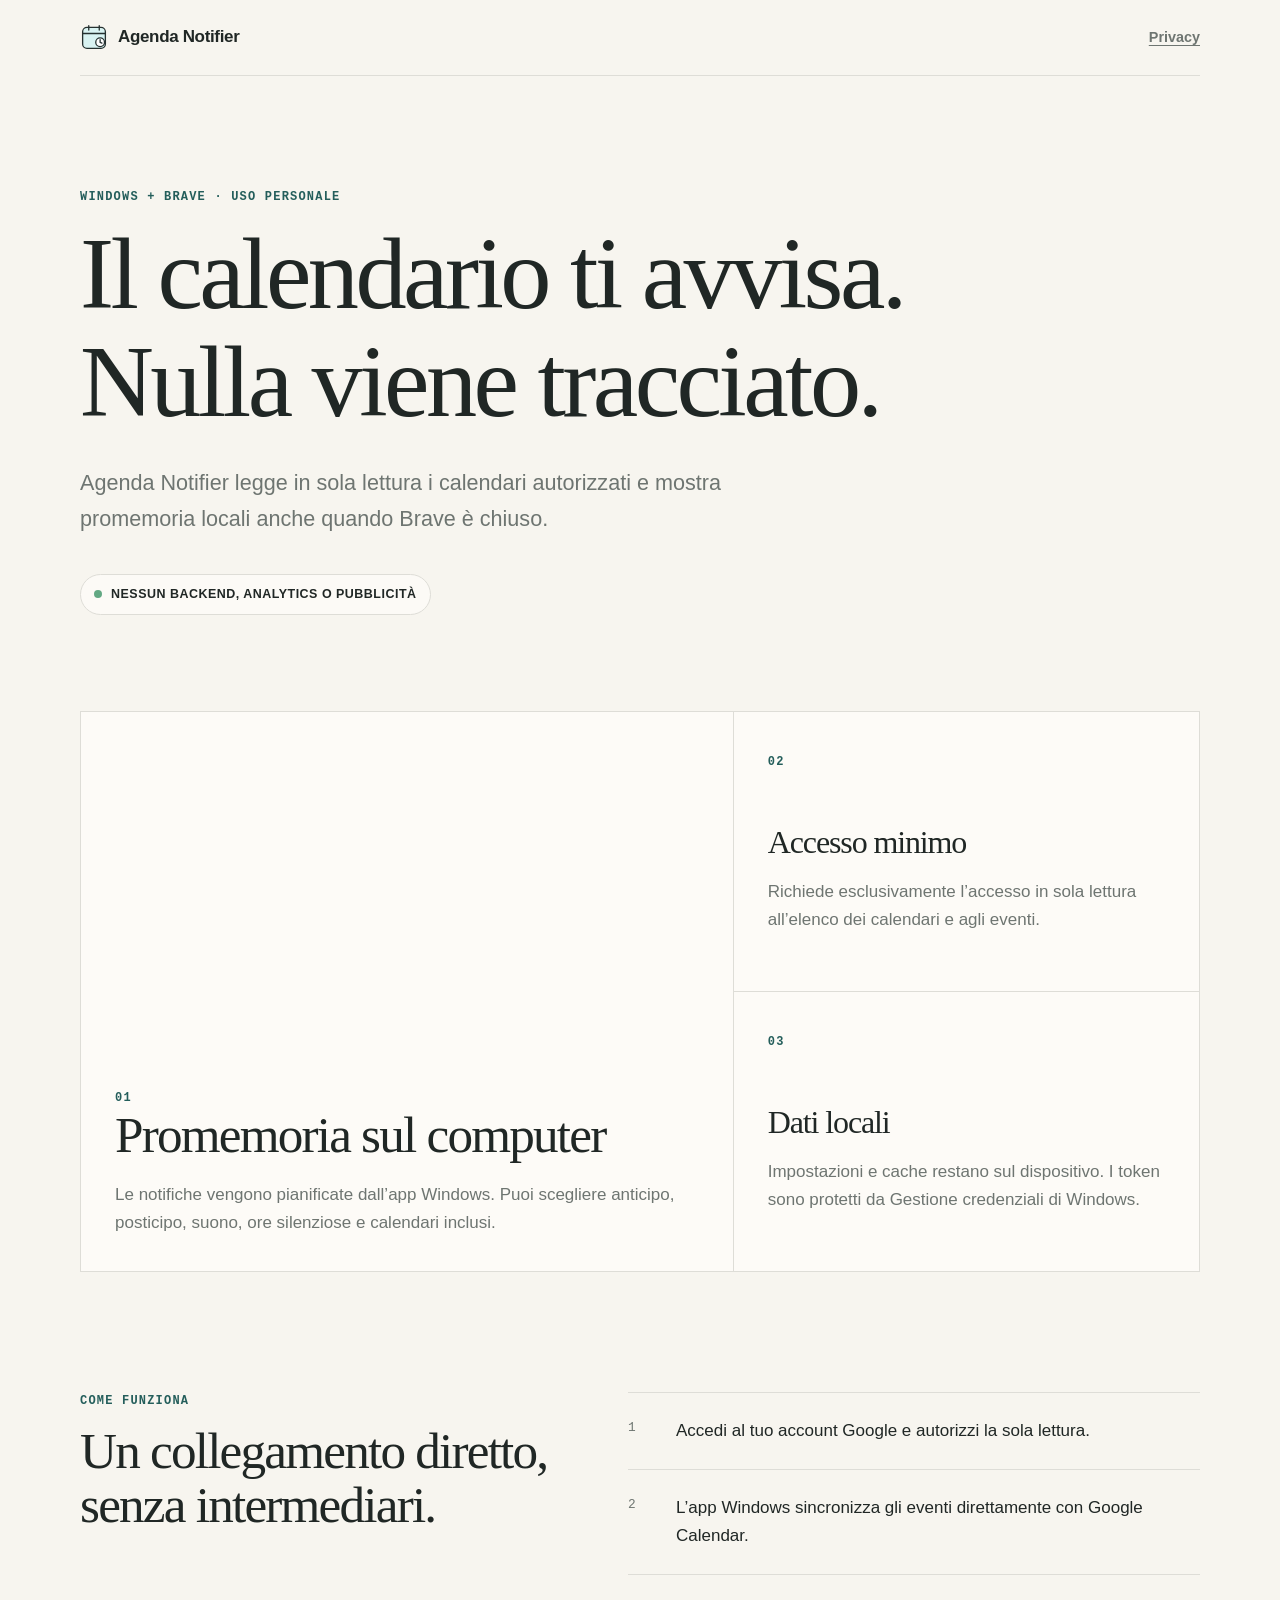
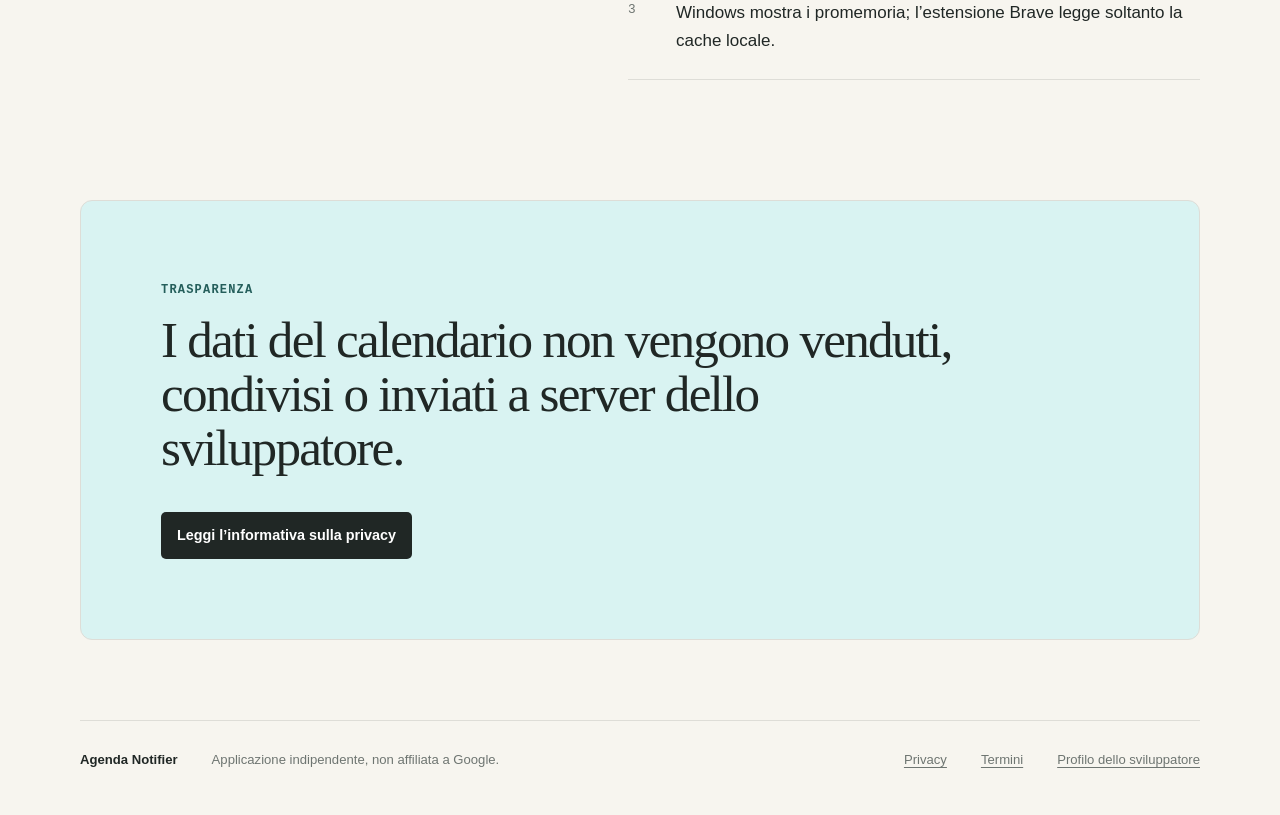
<file: index.html>
<!doctype html>
<html lang="it">
<head>
  <meta charset="utf-8">
  <meta name="viewport" content="width=device-width, initial-scale=1">
  <meta name="description" content="Agenda Notifier mostra promemoria locali per i prossimi eventi di Google Calendar su Windows e Brave.">
  <title>Agenda Notifier — Promemoria locali per Google Calendar</title>
  <link rel="stylesheet" href="styles.css">
</head>
<body>
  <header class="site-header">
    <a class="brand" href="./" aria-label="Agenda Notifier, pagina iniziale">
      <svg aria-hidden="true" viewBox="0 0 32 32" width="28" height="28">
        <rect x="3" y="5" width="26" height="24" rx="5" fill="#d9f3f2" stroke="#263130" stroke-width="1.5"/>
        <path d="M3 12h26M10 3v5M22 3v5" fill="none" stroke="#263130" stroke-width="1.5" stroke-linecap="round"/>
        <circle cx="23" cy="22" r="5" fill="#fff" stroke="#263130" stroke-width="1.5"/>
        <path d="M23 19v3l2 1" fill="none" stroke="#263130" stroke-width="1.5" stroke-linecap="round"/>
      </svg>
      <span>Agenda Notifier</span>
    </a>
    <a class="header-link" href="privacy/">Privacy</a>
  </header>

  <main>
    <section class="hero" aria-labelledby="hero-title">
      <p class="eyebrow">Windows + Brave · uso personale</p>
      <h1 id="hero-title">Il calendario ti avvisa.<br>Nulla viene tracciato.</h1>
      <p class="lead">Agenda Notifier legge in sola lettura i calendari autorizzati e mostra promemoria locali anche quando Brave è chiuso.</p>
      <div class="status" role="note">
        <span class="status-dot" aria-hidden="true"></span>
        Nessun backend, analytics o pubblicità
      </div>
    </section>

    <section class="features" aria-label="Funzioni principali">
      <article class="feature feature-wide">
        <span class="number">01</span>
        <h2>Promemoria sul computer</h2>
        <p>Le notifiche vengono pianificate dall’app Windows. Puoi scegliere anticipo, posticipo, suono, ore silenziose e calendari inclusi.</p>
      </article>
      <article class="feature">
        <span class="number">02</span>
        <h2>Accesso minimo</h2>
        <p>Richiede esclusivamente l’accesso in sola lettura all’elenco dei calendari e agli eventi.</p>
      </article>
      <article class="feature">
        <span class="number">03</span>
        <h2>Dati locali</h2>
        <p>Impostazioni e cache restano sul dispositivo. I token sono protetti da Gestione credenziali di Windows.</p>
      </article>
    </section>

    <section class="details" aria-labelledby="details-title">
      <div>
        <p class="eyebrow">Come funziona</p>
        <h2 id="details-title">Un collegamento diretto, senza intermediari.</h2>
      </div>
      <ol>
        <li><span>1</span>Accedi al tuo account Google e autorizzi la sola lettura.</li>
        <li><span>2</span>L’app Windows sincronizza gli eventi direttamente con Google Calendar.</li>
        <li><span>3</span>Windows mostra i promemoria; l’estensione Brave legge soltanto la cache locale.</li>
      </ol>
    </section>

    <section class="privacy-callout" aria-labelledby="privacy-title">
      <p class="eyebrow">Trasparenza</p>
      <h2 id="privacy-title">I dati del calendario non vengono venduti, condivisi o inviati a server dello sviluppatore.</h2>
      <a class="button" href="privacy/">Leggi l’informativa sulla privacy</a>
    </section>
  </main>

  <footer>
    <span>Agenda Notifier</span>
    <span>Applicazione indipendente, non affiliata a Google.</span>
    <a href="privacy/">Privacy</a>
    <a href="terms/">Termini</a>
    <a href="https://github.com/Enzuccio993" rel="me">Profilo dello sviluppatore</a>
  </footer>
</body>
</html>
</file>
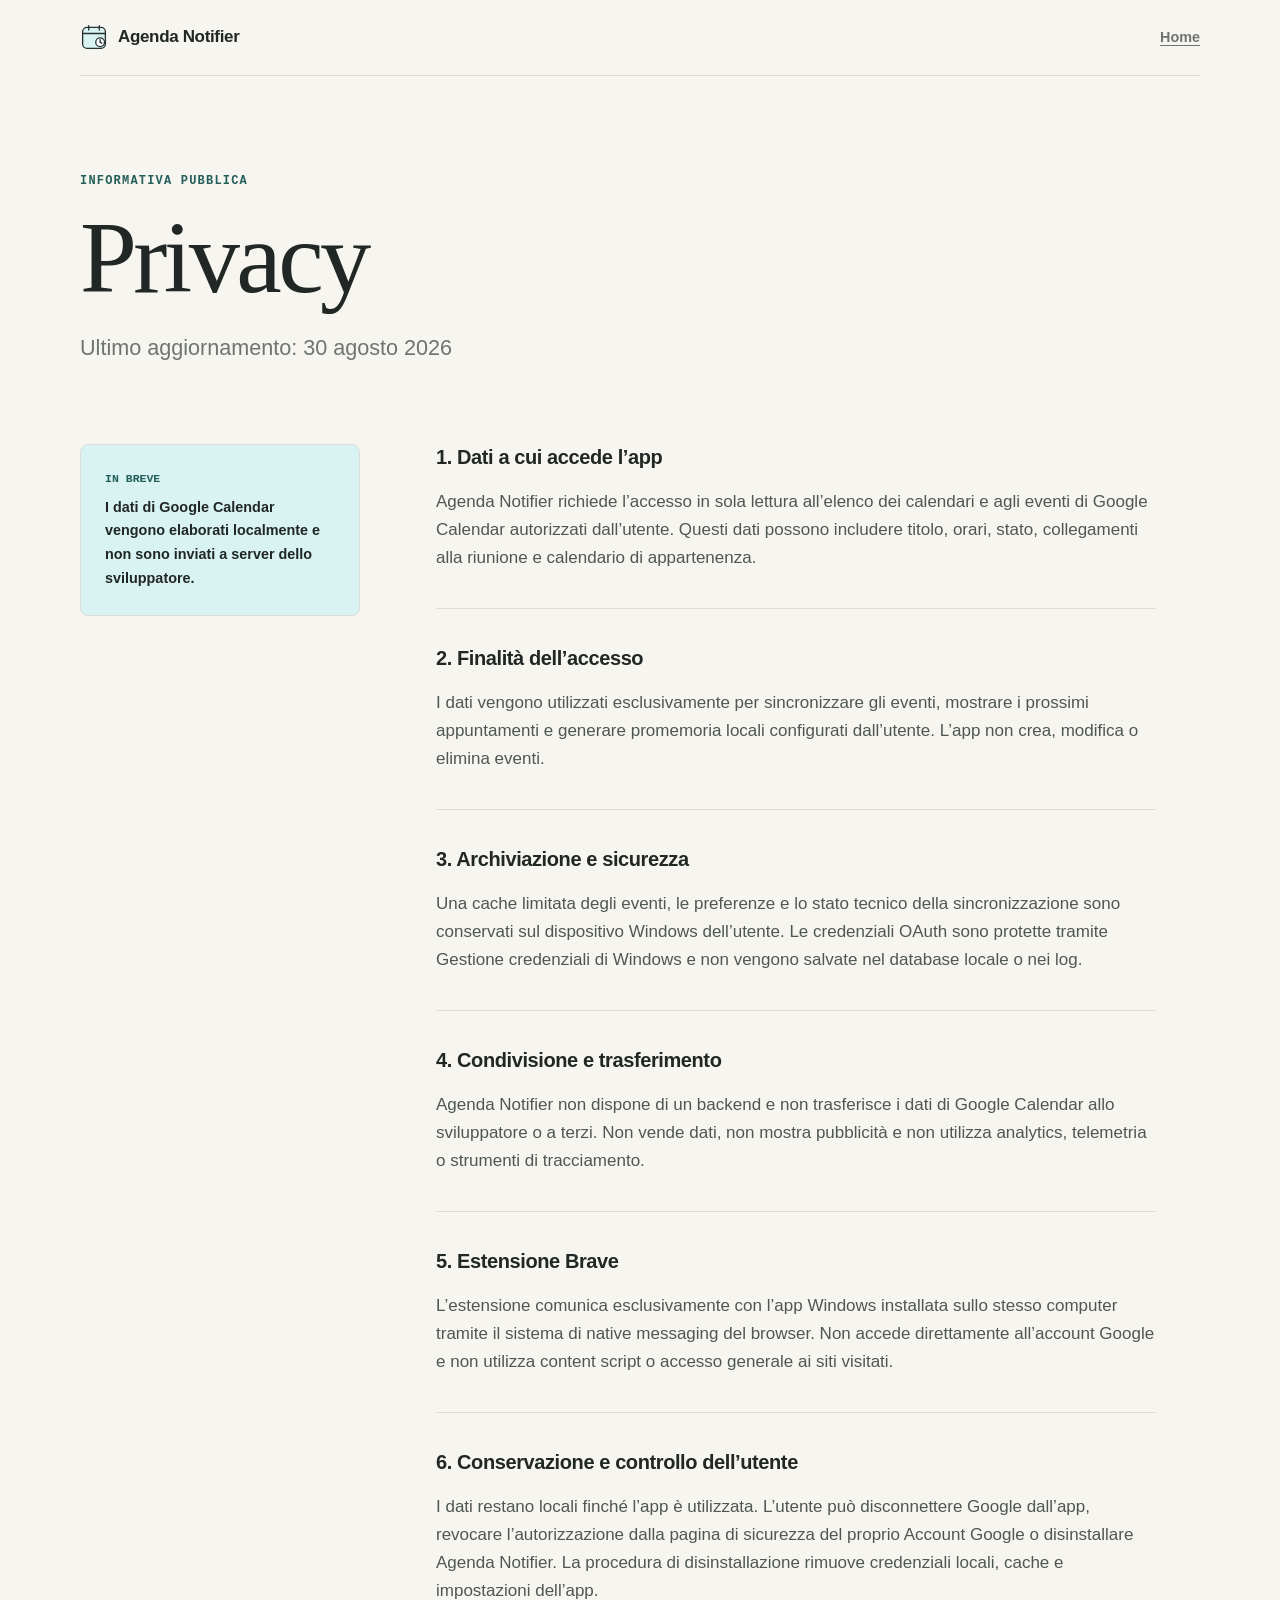
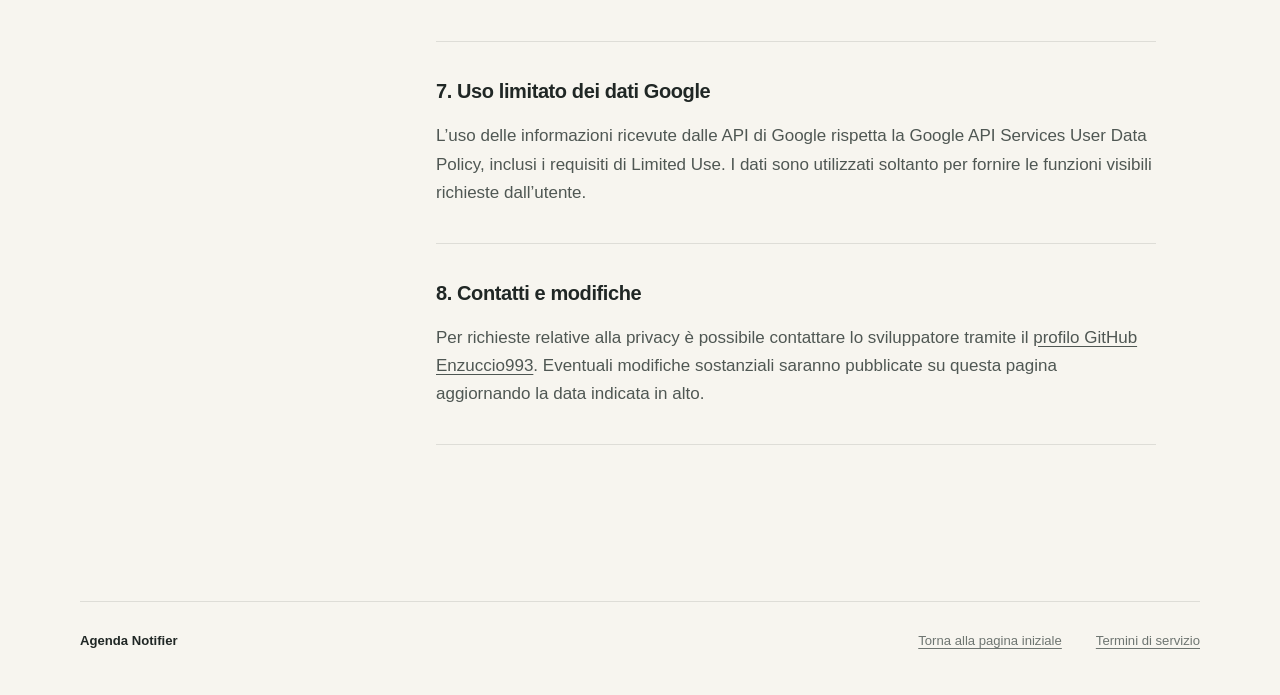
<file: privacy/index.html>
<!doctype html>
<html lang="it">
<head>
  <meta charset="utf-8">
  <meta name="viewport" content="width=device-width, initial-scale=1">
  <meta name="description" content="Informativa sulla privacy di Agenda Notifier.">
  <title>Privacy — Agenda Notifier</title>
  <link rel="stylesheet" href="../styles.css">
</head>
<body>
  <header class="site-header">
    <a class="brand" href="../" aria-label="Agenda Notifier, pagina iniziale">
      <svg aria-hidden="true" viewBox="0 0 32 32" width="28" height="28">
        <rect x="3" y="5" width="26" height="24" rx="5" fill="#d9f3f2" stroke="#263130" stroke-width="1.5"/>
        <path d="M3 12h26M10 3v5M22 3v5" fill="none" stroke="#263130" stroke-width="1.5" stroke-linecap="round"/>
        <circle cx="23" cy="22" r="5" fill="#fff" stroke="#263130" stroke-width="1.5"/>
        <path d="M23 19v3l2 1" fill="none" stroke="#263130" stroke-width="1.5" stroke-linecap="round"/>
      </svg>
      <span>Agenda Notifier</span>
    </a>
    <a class="header-link" href="../">Home</a>
  </header>

  <main class="document">
    <header class="document-title">
      <p class="eyebrow">Informativa pubblica</p>
      <h1>Privacy</h1>
      <p class="lead">Ultimo aggiornamento: 30 agosto 2026</p>
    </header>

    <div class="document-grid">
      <aside aria-label="Indice">
        <p>In breve</p>
        <strong>I dati di Google Calendar vengono elaborati localmente e non sono inviati a server dello sviluppatore.</strong>
      </aside>

      <article class="policy">
        <section>
          <h2>1. Dati a cui accede l’app</h2>
          <p>Agenda Notifier richiede l’accesso in sola lettura all’elenco dei calendari e agli eventi di Google Calendar autorizzati dall’utente. Questi dati possono includere titolo, orari, stato, collegamenti alla riunione e calendario di appartenenza.</p>
        </section>

        <section>
          <h2>2. Finalità dell’accesso</h2>
          <p>I dati vengono utilizzati esclusivamente per sincronizzare gli eventi, mostrare i prossimi appuntamenti e generare promemoria locali configurati dall’utente. L’app non crea, modifica o elimina eventi.</p>
        </section>

        <section>
          <h2>3. Archiviazione e sicurezza</h2>
          <p>Una cache limitata degli eventi, le preferenze e lo stato tecnico della sincronizzazione sono conservati sul dispositivo Windows dell’utente. Le credenziali OAuth sono protette tramite Gestione credenziali di Windows e non vengono salvate nel database locale o nei log.</p>
        </section>

        <section>
          <h2>4. Condivisione e trasferimento</h2>
          <p>Agenda Notifier non dispone di un backend e non trasferisce i dati di Google Calendar allo sviluppatore o a terzi. Non vende dati, non mostra pubblicità e non utilizza analytics, telemetria o strumenti di tracciamento.</p>
        </section>

        <section>
          <h2>5. Estensione Brave</h2>
          <p>L’estensione comunica esclusivamente con l’app Windows installata sullo stesso computer tramite il sistema di native messaging del browser. Non accede direttamente all’account Google e non utilizza content script o accesso generale ai siti visitati.</p>
        </section>

        <section>
          <h2>6. Conservazione e controllo dell’utente</h2>
          <p>I dati restano locali finché l’app è utilizzata. L’utente può disconnettere Google dall’app, revocare l’autorizzazione dalla pagina di sicurezza del proprio Account Google o disinstallare Agenda Notifier. La procedura di disinstallazione rimuove credenziali locali, cache e impostazioni dell’app.</p>
        </section>

        <section>
          <h2>7. Uso limitato dei dati Google</h2>
          <p>L’uso delle informazioni ricevute dalle API di Google rispetta la Google API Services User Data Policy, inclusi i requisiti di Limited Use. I dati sono utilizzati soltanto per fornire le funzioni visibili richieste dall’utente.</p>
        </section>

        <section>
          <h2>8. Contatti e modifiche</h2>
          <p>Per richieste relative alla privacy è possibile contattare lo sviluppatore tramite il <a href="https://github.com/Enzuccio993">profilo GitHub Enzuccio993</a>. Eventuali modifiche sostanziali saranno pubblicate su questa pagina aggiornando la data indicata in alto.</p>
        </section>
      </article>
    </div>
  </main>

  <footer>
    <span>Agenda Notifier</span>
    <a href="../">Torna alla pagina iniziale</a>
    <a href="../terms/">Termini di servizio</a>
  </footer>
</body>
</html>
</file>
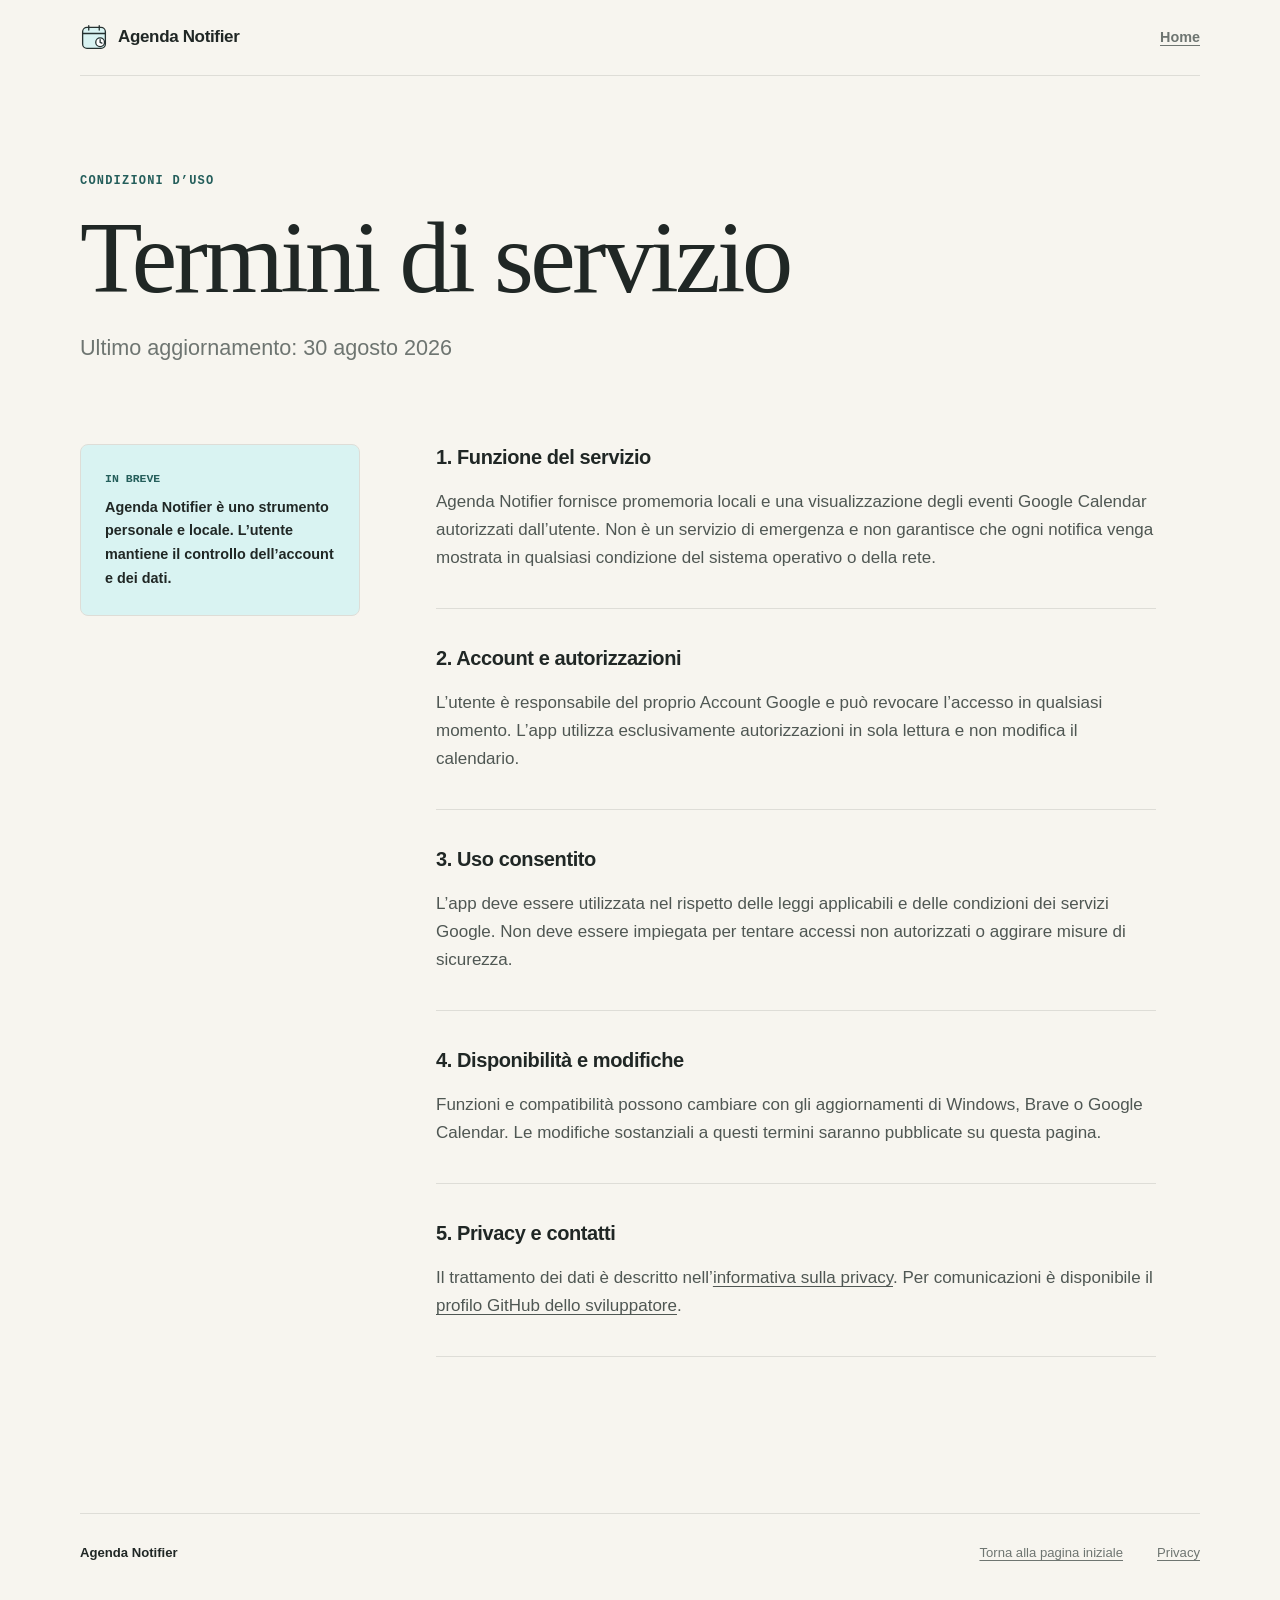
<file: terms/index.html>
<!doctype html>
<html lang="it">
<head>
  <meta charset="utf-8">
  <meta name="viewport" content="width=device-width, initial-scale=1">
  <meta name="description" content="Termini di servizio di Agenda Notifier.">
  <title>Termini di servizio — Agenda Notifier</title>
  <link rel="stylesheet" href="../styles.css">
</head>
<body>
  <header class="site-header">
    <a class="brand" href="../" aria-label="Agenda Notifier, pagina iniziale">
      <svg aria-hidden="true" viewBox="0 0 32 32" width="28" height="28">
        <rect x="3" y="5" width="26" height="24" rx="5" fill="#d9f3f2" stroke="#263130" stroke-width="1.5"/>
        <path d="M3 12h26M10 3v5M22 3v5" fill="none" stroke="#263130" stroke-width="1.5" stroke-linecap="round"/>
        <circle cx="23" cy="22" r="5" fill="#fff" stroke="#263130" stroke-width="1.5"/>
        <path d="M23 19v3l2 1" fill="none" stroke="#263130" stroke-width="1.5" stroke-linecap="round"/>
      </svg>
      <span>Agenda Notifier</span>
    </a>
    <a class="header-link" href="../">Home</a>
  </header>

  <main class="document">
    <header class="document-title">
      <p class="eyebrow">Condizioni d’uso</p>
      <h1>Termini di servizio</h1>
      <p class="lead">Ultimo aggiornamento: 30 agosto 2026</p>
    </header>

    <div class="document-grid">
      <aside aria-label="Sintesi">
        <p>In breve</p>
        <strong>Agenda Notifier è uno strumento personale e locale. L’utente mantiene il controllo dell’account e dei dati.</strong>
      </aside>

      <article class="policy">
        <section>
          <h2>1. Funzione del servizio</h2>
          <p>Agenda Notifier fornisce promemoria locali e una visualizzazione degli eventi Google Calendar autorizzati dall’utente. Non è un servizio di emergenza e non garantisce che ogni notifica venga mostrata in qualsiasi condizione del sistema operativo o della rete.</p>
        </section>
        <section>
          <h2>2. Account e autorizzazioni</h2>
          <p>L’utente è responsabile del proprio Account Google e può revocare l’accesso in qualsiasi momento. L’app utilizza esclusivamente autorizzazioni in sola lettura e non modifica il calendario.</p>
        </section>
        <section>
          <h2>3. Uso consentito</h2>
          <p>L’app deve essere utilizzata nel rispetto delle leggi applicabili e delle condizioni dei servizi Google. Non deve essere impiegata per tentare accessi non autorizzati o aggirare misure di sicurezza.</p>
        </section>
        <section>
          <h2>4. Disponibilità e modifiche</h2>
          <p>Funzioni e compatibilità possono cambiare con gli aggiornamenti di Windows, Brave o Google Calendar. Le modifiche sostanziali a questi termini saranno pubblicate su questa pagina.</p>
        </section>
        <section>
          <h2>5. Privacy e contatti</h2>
          <p>Il trattamento dei dati è descritto nell’<a href="../privacy/">informativa sulla privacy</a>. Per comunicazioni è disponibile il <a href="https://github.com/Enzuccio993">profilo GitHub dello sviluppatore</a>.</p>
        </section>
      </article>
    </div>
  </main>

  <footer>
    <span>Agenda Notifier</span>
    <a href="../">Torna alla pagina iniziale</a>
    <a href="../privacy/">Privacy</a>
  </footer>
</body>
</html>
</file>
<file: styles.css>
:root {
  color-scheme: light;
  --ink: #202725;
  --muted: #6e7571;
  --canvas: #f7f5ef;
  --paper: #fffefb;
  --line: #deddd7;
  --accent: #d9f3f2;
  --accent-ink: #245e5b;
  font-family: "Aptos", "Helvetica Neue", Arial, sans-serif;
}

* { box-sizing: border-box; }

html { scroll-behavior: smooth; }

body {
  margin: 0;
  color: var(--ink);
  background: var(--canvas);
  font-size: 17px;
  line-height: 1.65;
}

a { color: inherit; text-underline-offset: .2em; }

.site-header,
main,
footer {
  width: min(1120px, calc(100% - 40px));
  margin-inline: auto;
}

.site-header {
  min-height: 76px;
  display: flex;
  align-items: center;
  justify-content: space-between;
  border-bottom: 1px solid var(--line);
}

.brand {
  display: inline-flex;
  align-items: center;
  gap: 10px;
  font-weight: 700;
  text-decoration: none;
  letter-spacing: -.02em;
}

.header-link {
  color: var(--muted);
  font-size: .9rem;
  font-weight: 700;
}

.hero { padding: 112px 0 96px; max-width: 900px; }

.eyebrow,
.number {
  color: var(--accent-ink);
  font-family: "Cascadia Mono", Consolas, monospace;
  font-size: .75rem;
  font-weight: 700;
  letter-spacing: .1em;
  text-transform: uppercase;
}

h1,
h2,
p { margin-top: 0; }

h1,
h2 {
  font-family: Georgia, "Times New Roman", serif;
  font-weight: 400;
  letter-spacing: -.035em;
  line-height: 1.06;
}

h1 { margin-bottom: 28px; font-size: clamp(3.4rem, 8vw, 6.8rem); }
h2 { margin-bottom: 18px; font-size: clamp(2rem, 4vw, 3.25rem); }

.lead {
  max-width: 720px;
  color: var(--muted);
  font-size: clamp(1.1rem, 2vw, 1.35rem);
}

.status {
  width: fit-content;
  margin-top: 38px;
  padding: 9px 13px;
  display: flex;
  align-items: center;
  gap: 9px;
  border: 1px solid var(--line);
  border-radius: 999px;
  background: rgba(255, 254, 251, .65);
  font-size: .78rem;
  font-weight: 700;
  letter-spacing: .04em;
  text-transform: uppercase;
}

.status-dot { width: 8px; height: 8px; border-radius: 50%; background: #62a883; }

.features {
  display: grid;
  grid-template-columns: 1.4fr 1fr;
  border-top: 1px solid var(--line);
  border-left: 1px solid var(--line);
}

.feature {
  min-height: 280px;
  padding: 34px;
  border-right: 1px solid var(--line);
  border-bottom: 1px solid var(--line);
  background: rgba(255, 254, 251, .72);
}

.feature-wide { grid-row: span 2; display: flex; flex-direction: column; justify-content: flex-end; }
.feature h2 { max-width: 580px; }
.feature p { max-width: 600px; margin-bottom: 0; color: var(--muted); }
.feature:not(.feature-wide) h2 { margin-top: 52px; font-size: 2rem; }

.details {
  padding: 120px 0;
  display: grid;
  grid-template-columns: .9fr 1.1fr;
  gap: 80px;
}

.details ol { margin: 0; padding: 0; list-style: none; border-top: 1px solid var(--line); }
.details li { padding: 24px 0; display: grid; grid-template-columns: 34px 1fr; gap: 14px; border-bottom: 1px solid var(--line); }
.details li span { color: var(--muted); font-family: "Cascadia Mono", Consolas, monospace; font-size: .8rem; }

.privacy-callout {
  margin-bottom: 80px;
  padding: clamp(34px, 7vw, 80px);
  border: 1px solid var(--line);
  border-radius: 12px;
  background: var(--accent);
}

.privacy-callout h2 { max-width: 850px; }

.button {
  display: inline-block;
  margin-top: 18px;
  padding: 12px 16px;
  border-radius: 5px;
  color: #fff;
  background: var(--ink);
  font-size: .9rem;
  font-weight: 700;
  text-decoration: none;
}

.button:hover { background: #37403d; }
.button:active { transform: scale(.98); }

footer {
  padding: 28px 0 44px;
  display: flex;
  flex-wrap: wrap;
  gap: 16px 34px;
  border-top: 1px solid var(--line);
  color: var(--muted);
  font-size: .82rem;
}

footer span:first-child { color: var(--ink); font-weight: 700; }
footer a:first-of-type { margin-left: auto; }

.document { padding: 96px 0 120px; }
.document-title { max-width: 760px; padding-bottom: 56px; }
.document-title h1 { margin-bottom: 18px; }

.document-grid {
  display: grid;
  grid-template-columns: 280px 1fr;
  gap: 76px;
  align-items: start;
}

.document aside {
  position: sticky;
  top: 32px;
  padding: 24px;
  border: 1px solid var(--line);
  border-radius: 8px;
  background: var(--accent);
  font-size: .9rem;
}

.document aside p { margin-bottom: 8px; color: var(--accent-ink); font-family: "Cascadia Mono", Consolas, monospace; font-size: .72rem; font-weight: 700; text-transform: uppercase; }
.document aside strong { font-weight: 600; }

.policy { max-width: 720px; }
.policy section { padding: 0 0 36px; margin-bottom: 36px; border-bottom: 1px solid var(--line); }
.policy h2 { font-family: "Aptos", "Helvetica Neue", Arial, sans-serif; font-size: 1.25rem; font-weight: 700; letter-spacing: -.02em; line-height: 1.3; }
.policy p { margin-bottom: 0; color: #4f5753; }

:focus-visible { outline: 3px solid #2e827d; outline-offset: 4px; }

@media (max-width: 760px) {
  .site-header, main, footer { width: min(100% - 28px, 1120px); }
  .hero { padding: 72px 0 64px; }
  h1 { font-size: clamp(2.75rem, 15vw, 4.7rem); }
  .features, .details, .document-grid { grid-template-columns: 1fr; }
  .feature-wide { grid-row: auto; }
  .feature { min-height: 230px; padding: 26px; }
  .details { padding: 80px 0; gap: 36px; }
  .document { padding: 64px 0 80px; }
  .document-grid { gap: 48px; }
  .document aside { position: static; }
  footer { flex-direction: column; }
  footer a:first-of-type { margin-left: 0; }
}

@media (prefers-reduced-motion: reduce) {
  html { scroll-behavior: auto; }
}
</file>
